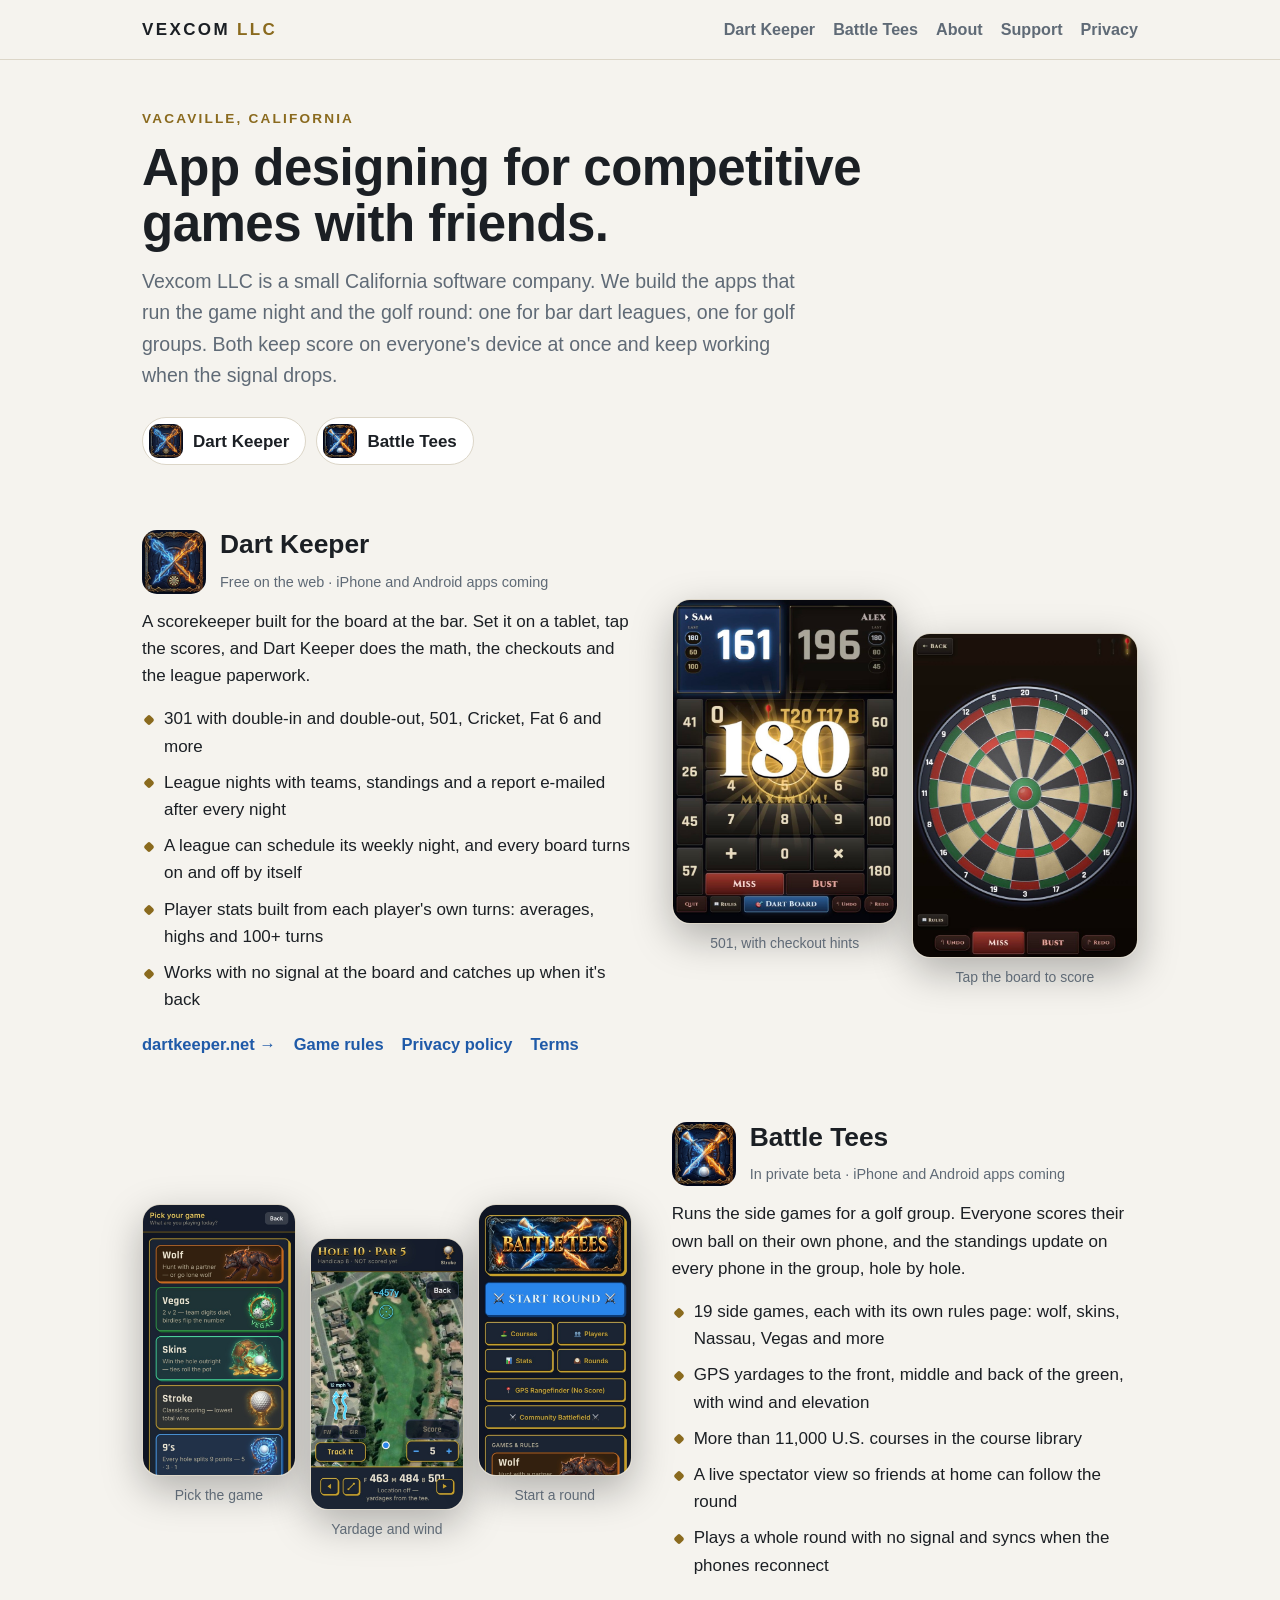
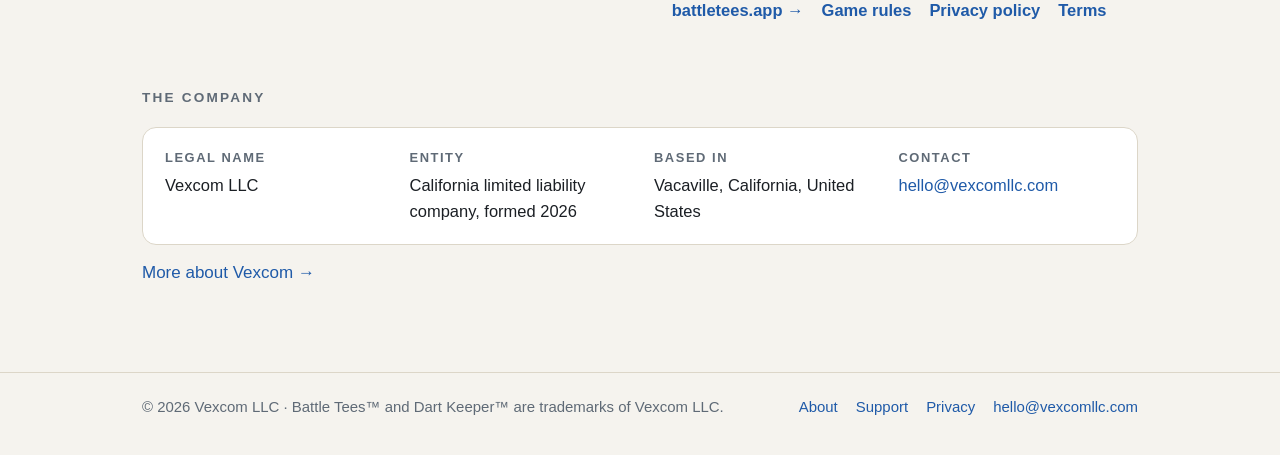
<file: index.html>
<!doctype html>
<html lang="en">
<head>
<meta charset="utf-8">
<meta name="viewport" content="width=device-width, initial-scale=1">
<title>Vexcom LLC — apps for competitive games with friends</title>
<meta name="description" content="Vexcom LLC is a California software company in Vacaville that builds Dart Keeper, a scorekeeper for bar dart leagues, and Battle Tees, a side-game app for golf groups.">
<link rel="canonical" href="https://vexcomllc.com/">
<meta property="og:title" content="Vexcom LLC">
<meta property="og:description" content="App designing for competitive games with friends. Makers of Dart Keeper and Battle Tees. Vacaville, California.">
<meta property="og:url" content="https://vexcomllc.com/">
<meta property="og:type" content="website">
<meta property="og:image" content="https://vexcomllc.com/img/dk-501.jpg">
<link rel="icon" href="/favicon.png">
<link rel="stylesheet" href="/site.css">
<script type="application/ld+json">
{"@context":"https://schema.org","@type":"Organization","name":"Vexcom LLC","url":"https://vexcomllc.com/","email":"hello@vexcomllc.com","address":{"@type":"PostalAddress","addressLocality":"Vacaville","addressRegion":"CA","addressCountry":"US"},"brand":[{"@type":"Brand","name":"Dart Keeper","url":"https://dartkeeper.net/"},{"@type":"Brand","name":"Battle Tees","url":"https://battletees.app/"}]}
</script>
<!-- Cloudflare Web Analytics --><script defer src='https://static.cloudflareinsights.com/beacon.min.js' data-cf-beacon='{"token": "dcf5c0d834d0439ea2c20a7633e1a016"}'></script><!-- End Cloudflare Web Analytics -->
</head>
<body>
<header class="bar">
  <div class="bar-in">
    <a class="wordmark" href="/">Vexcom <span>LLC</span></a>
    <nav aria-label="Site">
      <ul>
        <li><a href="/#dart-keeper">Dart Keeper</a></li>
        <li><a href="/#battle-tees">Battle Tees</a></li>
        <li><a href="/about/">About</a></li>
        <li><a href="/support/">Support</a></li>
        <li><a href="/privacy/">Privacy</a></li>
      </ul>
    </nav>
  </div>
</header>

<main>
  <p class="eyebrow">Vacaville, California</p>
  <h1>App designing for competitive games with friends.</h1>
  <p class="lede">Vexcom LLC is a small California software company. We build the apps that run the game night and the golf round: one for bar dart leagues, one for golf groups. Both keep score on everyone's device at once and keep working when the signal drops.</p>
  <div class="jump">
    <a href="#dart-keeper"><img src="/dartkeeper-256.png" alt="" width="34" height="34">Dart Keeper</a>
    <a href="#battle-tees"><img src="/battletees-256.png" alt="" width="34" height="34">Battle Tees</a>
  </div>

  <section id="dart-keeper" class="product" aria-labelledby="h-dk">
    <div class="copy">
      <div class="product-head">
        <img src="/dartkeeper-256.png" alt="Dart Keeper app icon" width="64" height="64">
        <div><h2 id="h-dk">Dart Keeper</h2><span class="status">Free on the web · iPhone and Android apps coming</span></div>
      </div>
      <p>A scorekeeper built for the board at the bar. Set it on a tablet, tap the scores, and Dart Keeper does the math, the checkouts and the league paperwork.</p>
      <ul class="feats">
        <li>301 with double-in and double-out, 501, Cricket, Fat 6 and more</li>
        <li>League nights with teams, standings and a report e-mailed after every night</li>
        <li>A league can schedule its weekly night, and every board turns on and off by itself</li>
        <li>Player stats built from each player's own turns: averages, highs and 100+ turns</li>
        <li>Works with no signal at the board and catches up when it's back</li>
      </ul>
      <div class="links">
        <a href="https://dartkeeper.net/">dartkeeper.net →</a>
        <a href="https://dartkeeper.net/rules/">Game rules</a>
        <a href="https://dartkeeper.net/privacy/">Privacy policy</a> <a href="https://dartkeeper.net/terms/">Terms</a>
      </div>
    </div>
    <div class="shots">
      <figure class="shot"><img src="/img/dk-501.jpg" alt="Dart Keeper scoring a 501 game: Sam on 161, Alex on 196 after a 180" width="695" height="1000" loading="lazy"><figcaption>501, with checkout hints</figcaption></figure>
      <figure class="shot"><img src="/img/dk-board.jpg" alt="Dart Keeper's tap-to-score dartboard" width="695" height="1000" loading="lazy"><figcaption>Tap the board to score</figcaption></figure>
    </div>
  </section>

  <section id="battle-tees" class="product flip" aria-labelledby="h-bt">
    <div class="copy">
      <div class="product-head">
        <img src="/battletees-256.png" alt="Battle Tees app icon" width="64" height="64">
        <div><h2 id="h-bt">Battle Tees</h2><span class="status">In private beta · iPhone and Android apps coming</span></div>
      </div>
      <p>Runs the side games for a golf group. Everyone scores their own ball on their own phone, and the standings update on every phone in the group, hole by hole.</p>
      <ul class="feats">
        <li>19 side games, each with its own rules page: wolf, skins, Nassau, Vegas and more</li>
        <li>GPS yardages to the front, middle and back of the green, with wind and elevation</li>
        <li>More than 11,000 U.S. courses in the course library</li>
        <li>A live spectator view so friends at home can follow the round</li>
        <li>Plays a whole round with no signal and syncs when the phones reconnect</li>
      </ul>
      <div class="links">
        <a href="https://battletees.app/">battletees.app →</a>
        <a href="https://battletees.app/rules/">Game rules</a>
        <a href="https://battletees.app/privacy/">Privacy policy</a> <a href="https://battletees.app/terms/">Terms</a>
      </div>
    </div>
    <div class="shots">
      <figure class="shot"><img src="/img/bt-games.jpg" alt="Battle Tees game picker showing Wolf, Vegas, Skins, Stroke and 9's" width="562" height="1000" loading="lazy"><figcaption>Pick the game</figcaption></figure>
      <figure class="shot"><img src="/img/bt-hole.jpg" alt="Battle Tees hole map with yardage to the green and wind arrows" width="562" height="1000" loading="lazy"><figcaption>Yardage and wind</figcaption></figure>
      <figure class="shot"><img src="/img/bt-home.jpg" alt="Battle Tees home screen with Start Round" width="562" height="1000" loading="lazy"><figcaption>Start a round</figcaption></figure>
    </div>
  </section>

  <section aria-labelledby="h-co">
    <p class="section-label" id="h-co">The company</p>
    <dl class="facts">
      <div><dt>Legal name</dt><dd>Vexcom LLC</dd></div>
      <div><dt>Entity</dt><dd>California limited liability company, formed 2026</dd></div>
      <div><dt>Based in</dt><dd>Vacaville, California, United States</dd></div>
      <div><dt>Contact</dt><dd><a href="mailto:hello@vexcomllc.com">hello@vexcomllc.com</a></dd></div>
    </dl>
    <p class="muted" style="margin-top:14px"><a href="/about/">More about Vexcom →</a></p>
  </section>
</main>

<footer>
  <div class="foot-in">
    <div>© 2026 Vexcom LLC · Battle Tees™ and Dart Keeper™ are trademarks of Vexcom LLC.</div>
    <ul>
      <li><a href="/about/">About</a></li>
      <li><a href="/support/">Support</a></li>
      <li><a href="/privacy/">Privacy</a></li>
      <li><a href="mailto:hello@vexcomllc.com">hello@vexcomllc.com</a></li>
    </ul>
  </div>
</footer>
</body>
</html>
</file>
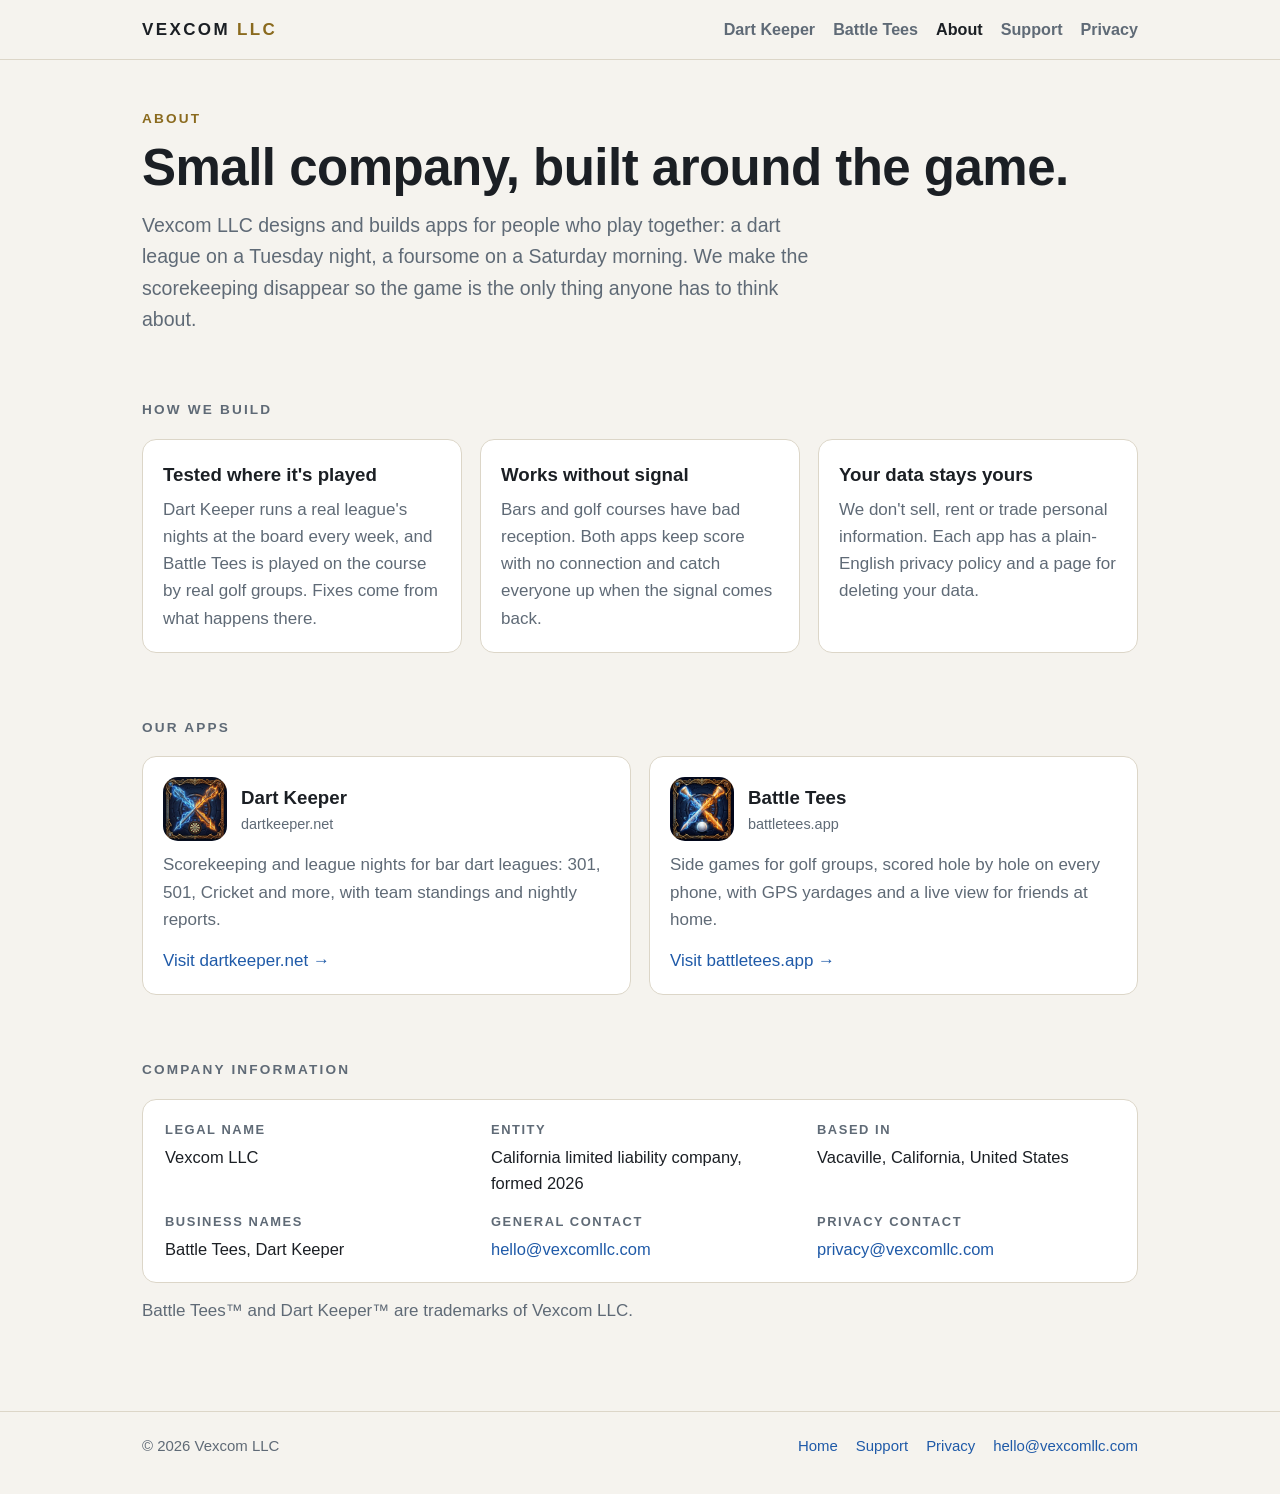
<file: about/index.html>
<!doctype html>
<html lang="en">
<head>
<meta charset="utf-8">
<meta name="viewport" content="width=device-width, initial-scale=1">
<title>About — Vexcom LLC</title>
<meta name="description" content="About Vexcom LLC, the Vacaville, California company behind Dart Keeper and Battle Tees.">
<link rel="canonical" href="https://vexcomllc.com/about/">
<link rel="icon" href="/favicon.png">
<link rel="stylesheet" href="/site.css">
<!-- Cloudflare Web Analytics --><script defer src='https://static.cloudflareinsights.com/beacon.min.js' data-cf-beacon='{"token": "dcf5c0d834d0439ea2c20a7633e1a016"}'></script><!-- End Cloudflare Web Analytics -->
</head>
<body>
<header class="bar">
  <div class="bar-in">
    <a class="wordmark" href="/">Vexcom <span>LLC</span></a>
    <nav aria-label="Site">
      <ul>
        <li><a href="/#dart-keeper">Dart Keeper</a></li>
        <li><a href="/#battle-tees">Battle Tees</a></li>
        <li><a href="/about/" aria-current="page">About</a></li>
        <li><a href="/support/">Support</a></li>
        <li><a href="/privacy/">Privacy</a></li>
      </ul>
    </nav>
  </div>
</header>

<main>
  <p class="eyebrow">About</p>
  <h1>Small company, built around the game.</h1>
  <p class="lede">Vexcom LLC designs and builds apps for people who play together: a dart league on a Tuesday night, a foursome on a Saturday morning. We make the scorekeeping disappear so the game is the only thing anyone has to think about.</p>

  <section aria-labelledby="h-how">
    <p class="section-label" id="h-how">How we build</p>
    <div class="grid3">
      <div class="card">
        <h3>Tested where it's played</h3>
        <p class="muted">Dart Keeper runs a real league's nights at the board every week, and Battle Tees is played on the course by real golf groups. Fixes come from what happens there.</p>
      </div>
      <div class="card">
        <h3>Works without signal</h3>
        <p class="muted">Bars and golf courses have bad reception. Both apps keep score with no connection and catch everyone up when the signal comes back.</p>
      </div>
      <div class="card">
        <h3>Your data stays yours</h3>
        <p class="muted">We don't sell, rent or trade personal information. Each app has a plain-English privacy policy and a page for deleting your data.</p>
      </div>
    </div>
  </section>

  <section aria-labelledby="h-apps">
    <p class="section-label" id="h-apps">Our apps</p>
    <div class="grid3" style="grid-template-columns:repeat(auto-fit,minmax(260px,1fr))">
      <div class="card">
        <div class="product-head" style="margin-bottom:10px"><img src="/dartkeeper-256.png" alt="" width="64" height="64"><div><h3 style="margin:0">Dart Keeper</h3><span class="status">dartkeeper.net</span></div></div>
        <p class="muted">Scorekeeping and league nights for bar dart leagues: 301, 501, Cricket and more, with team standings and nightly reports.</p>
        <p><a href="https://dartkeeper.net/">Visit dartkeeper.net →</a></p>
      </div>
      <div class="card">
        <div class="product-head" style="margin-bottom:10px"><img src="/battletees-256.png" alt="" width="64" height="64"><div><h3 style="margin:0">Battle Tees</h3><span class="status">battletees.app</span></div></div>
        <p class="muted">Side games for golf groups, scored hole by hole on every phone, with GPS yardages and a live view for friends at home.</p>
        <p><a href="https://battletees.app/">Visit battletees.app →</a></p>
      </div>
    </div>
  </section>

  <section aria-labelledby="h-co">
    <p class="section-label" id="h-co">Company information</p>
    <dl class="facts" style="grid-template-columns:repeat(auto-fit,minmax(260px,1fr))">
      <div><dt>Legal name</dt><dd>Vexcom LLC</dd></div>
      <div><dt>Entity</dt><dd>California limited liability company, formed 2026</dd></div>
      <div><dt>Based in</dt><dd>Vacaville, California, United States</dd></div>
      <div><dt>Business names</dt><dd>Battle Tees, Dart Keeper</dd></div>
      <div><dt>General contact</dt><dd><a href="mailto:hello@vexcomllc.com">hello@vexcomllc.com</a></dd></div>
      <div><dt>Privacy contact</dt><dd><a href="mailto:privacy@vexcomllc.com">privacy@vexcomllc.com</a></dd></div>
    </dl>
    <p class="muted" style="margin-top:14px">Battle Tees™ and Dart Keeper™ are trademarks of Vexcom LLC.</p>
  </section>
</main>

<footer>
  <div class="foot-in">
    <div>© 2026 Vexcom LLC</div>
    <ul>
      <li><a href="/">Home</a></li>
      <li><a href="/support/">Support</a></li>
      <li><a href="/privacy/">Privacy</a></li>
      <li><a href="mailto:hello@vexcomllc.com">hello@vexcomllc.com</a></li>
    </ul>
  </div>
</footer>
</body>
</html>
</file>
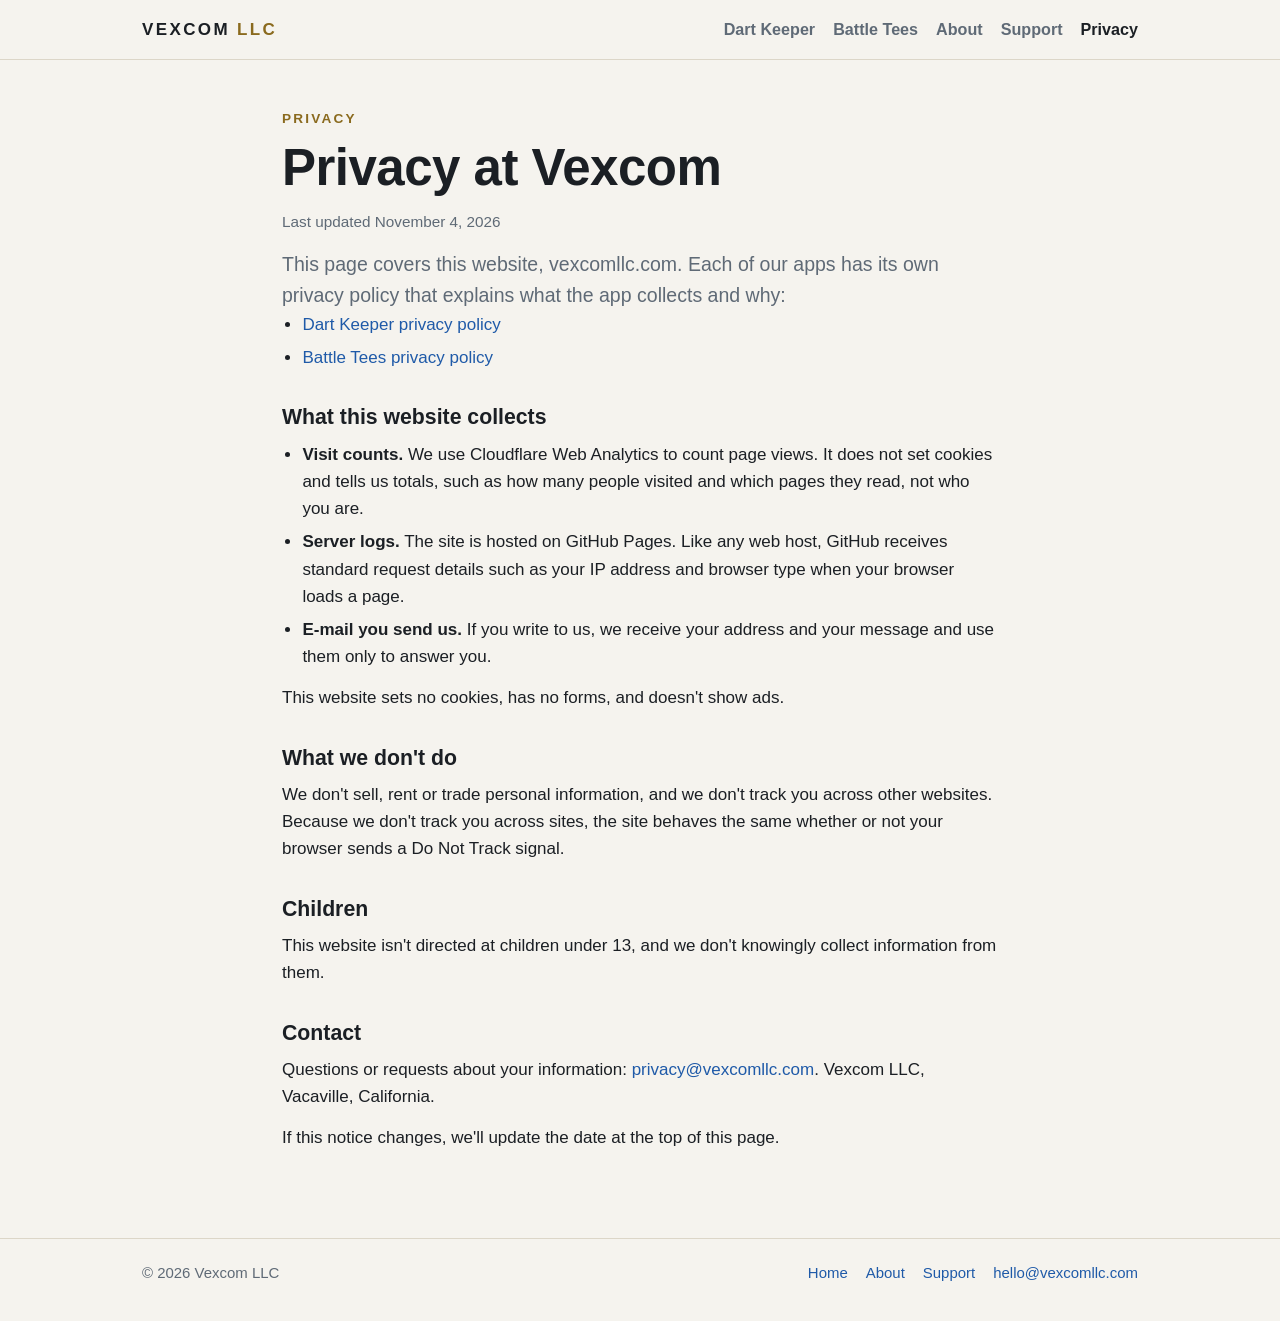
<file: privacy/index.html>
<!doctype html>
<html lang="en">
<head>
<meta charset="utf-8">
<meta name="viewport" content="width=device-width, initial-scale=1">
<title>Privacy — Vexcom LLC</title>
<meta name="description" content="How vexcomllc.com handles information, and where to find the privacy policies for Dart Keeper and Battle Tees.">
<link rel="canonical" href="https://vexcomllc.com/privacy/">
<link rel="icon" href="/favicon.png">
<link rel="stylesheet" href="/site.css">
<!-- Cloudflare Web Analytics --><script defer src='https://static.cloudflareinsights.com/beacon.min.js' data-cf-beacon='{"token": "dcf5c0d834d0439ea2c20a7633e1a016"}'></script><!-- End Cloudflare Web Analytics -->
</head>
<body>
<header class="bar">
  <div class="bar-in">
    <a class="wordmark" href="/">Vexcom <span>LLC</span></a>
    <nav aria-label="Site">
      <ul>
        <li><a href="/#dart-keeper">Dart Keeper</a></li>
        <li><a href="/#battle-tees">Battle Tees</a></li>
        <li><a href="/about/">About</a></li>
        <li><a href="/support/">Support</a></li>
        <li><a href="/privacy/" aria-current="page">Privacy</a></li>
      </ul>
    </nav>
  </div>
</header>

<main class="narrow prose">
  <p class="eyebrow">Privacy</p>
  <h1>Privacy at Vexcom</h1>
  <p class="updated">Last updated November 4, 2026</p>

  <p class="lede">This page covers this website, vexcomllc.com. Each of our apps has its own privacy policy that explains what the app collects and why:</p>
  <ul>
    <li><a href="https://dartkeeper.net/privacy/">Dart Keeper privacy policy</a></li>
    <li><a href="https://battletees.app/privacy/">Battle Tees privacy policy</a></li>
  </ul>

  <h2>What this website collects</h2>
  <ul>
    <li><b>Visit counts.</b> We use Cloudflare Web Analytics to count page views. It does not set cookies and tells us totals, such as how many people visited and which pages they read, not who you are.</li>
    <li><b>Server logs.</b> The site is hosted on GitHub Pages. Like any web host, GitHub receives standard request details such as your IP address and browser type when your browser loads a page.</li>
    <li><b>E-mail you send us.</b> If you write to us, we receive your address and your message and use them only to answer you.</li>
  </ul>
  <p>This website sets no cookies, has no forms, and doesn't show ads.</p>

  <h2>What we don't do</h2>
  <p>We don't sell, rent or trade personal information, and we don't track you across other websites. Because we don't track you across sites, the site behaves the same whether or not your browser sends a Do Not Track signal.</p>

  <h2>Children</h2>
  <p>This website isn't directed at children under 13, and we don't knowingly collect information from them.</p>

  <h2>Contact</h2>
  <p>Questions or requests about your information: <a href="mailto:privacy@vexcomllc.com">privacy@vexcomllc.com</a>. Vexcom LLC, Vacaville, California.</p>
  <p>If this notice changes, we'll update the date at the top of this page.</p>
</main>

<footer>
  <div class="foot-in">
    <div>© 2026 Vexcom LLC</div>
    <ul>
      <li><a href="/">Home</a></li>
      <li><a href="/about/">About</a></li>
      <li><a href="/support/">Support</a></li>
      <li><a href="mailto:hello@vexcomllc.com">hello@vexcomllc.com</a></li>
    </ul>
  </div>
</footer>
</body>
</html>
</file>
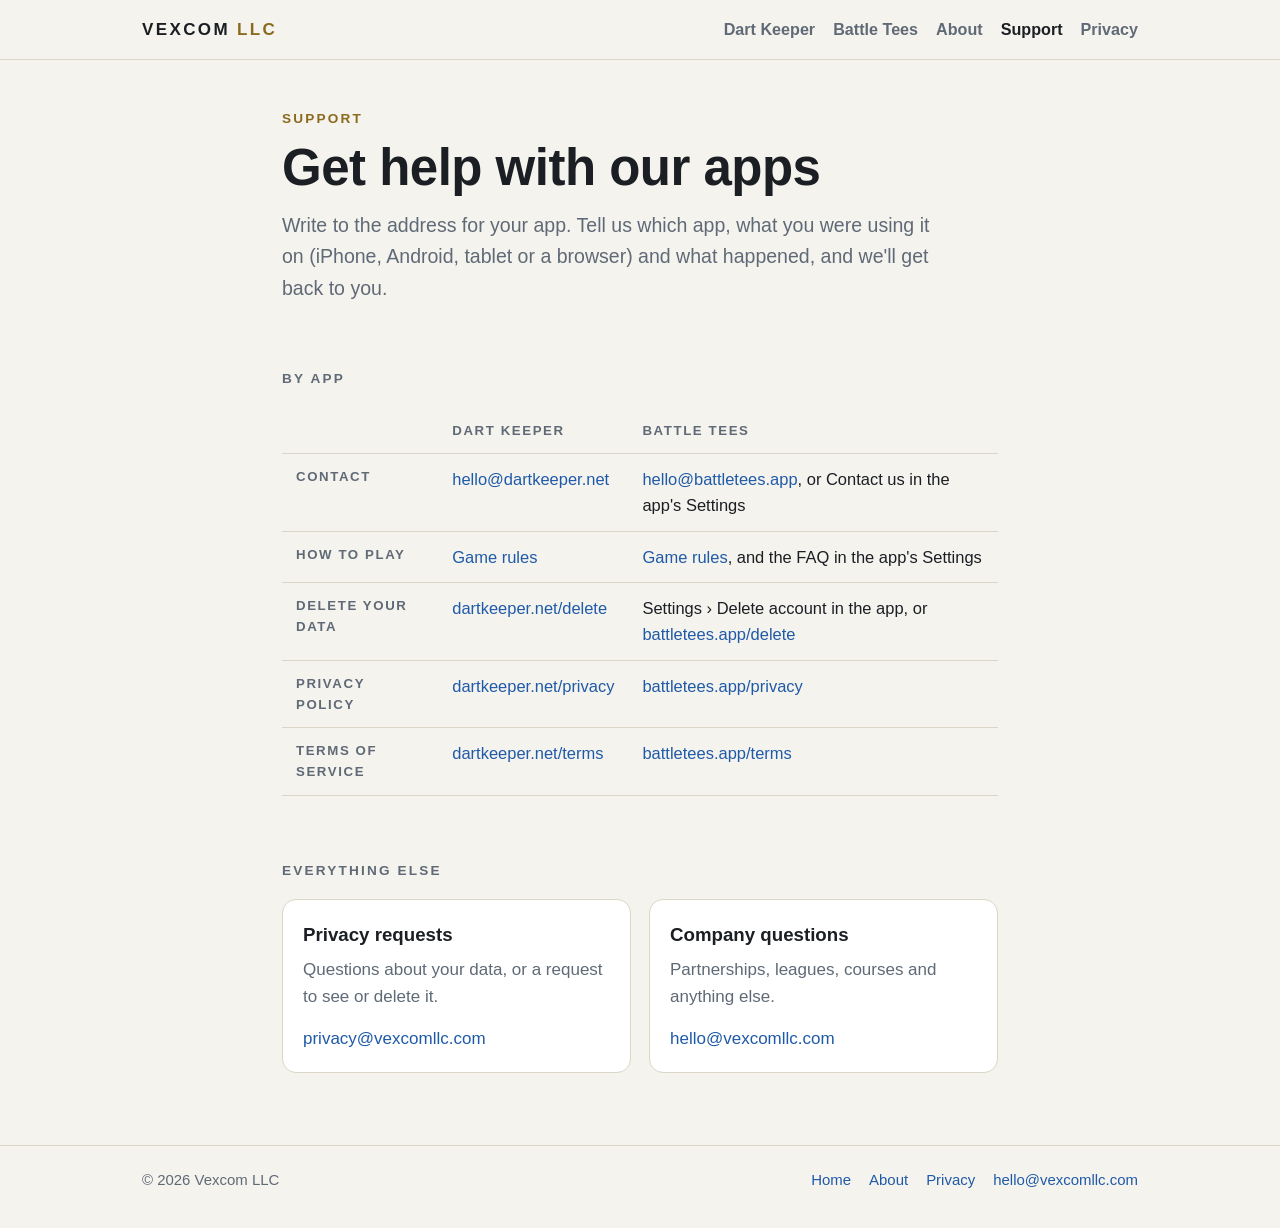
<file: support/index.html>
<!doctype html>
<html lang="en">
<head>
<meta charset="utf-8">
<meta name="viewport" content="width=device-width, initial-scale=1">
<title>Support — Vexcom LLC</title>
<meta name="description" content="Get help with Dart Keeper and Battle Tees: game rules, contact addresses and how to delete your data.">
<link rel="canonical" href="https://vexcomllc.com/support/">
<link rel="icon" href="/favicon.png">
<link rel="stylesheet" href="/site.css">
<!-- Cloudflare Web Analytics --><script defer src='https://static.cloudflareinsights.com/beacon.min.js' data-cf-beacon='{"token": "dcf5c0d834d0439ea2c20a7633e1a016"}'></script><!-- End Cloudflare Web Analytics -->
</head>
<body>
<header class="bar">
  <div class="bar-in">
    <a class="wordmark" href="/">Vexcom <span>LLC</span></a>
    <nav aria-label="Site">
      <ul>
        <li><a href="/#dart-keeper">Dart Keeper</a></li>
        <li><a href="/#battle-tees">Battle Tees</a></li>
        <li><a href="/about/">About</a></li>
        <li><a href="/support/" aria-current="page">Support</a></li>
        <li><a href="/privacy/">Privacy</a></li>
      </ul>
    </nav>
  </div>
</header>

<main class="narrow">
  <p class="eyebrow">Support</p>
  <h1>Get help with our apps</h1>
  <p class="lede">Write to the address for your app. Tell us which app, what you were using it on (iPhone, Android, tablet or a browser) and what happened, and we'll get back to you.</p>

  <section aria-labelledby="h-apps">
    <p class="section-label" id="h-apps">By app</p>
    <div class="table-wrap">
      <table>
        <thead><tr><th scope="col"></th><th scope="col">Dart Keeper</th><th scope="col">Battle Tees</th></tr></thead>
        <tbody>
          <tr><th scope="row">Contact</th><td><a href="mailto:hello@dartkeeper.net">hello@dartkeeper.net</a></td><td><a href="mailto:hello@battletees.app">hello@battletees.app</a>, or Contact us in the app's Settings</td></tr>
          <tr><th scope="row">How to play</th><td><a href="https://dartkeeper.net/rules/">Game rules</a></td><td><a href="https://battletees.app/rules/">Game rules</a>, and the FAQ in the app's Settings</td></tr>
          <tr><th scope="row">Delete your data</th><td><a href="https://dartkeeper.net/delete/">dartkeeper.net/delete</a></td><td>Settings › Delete account in the app, or <a href="https://battletees.app/delete/">battletees.app/delete</a></td></tr>
          <tr><th scope="row">Privacy policy</th><td><a href="https://dartkeeper.net/privacy/">dartkeeper.net/privacy</a></td><td><a href="https://battletees.app/privacy/">battletees.app/privacy</a></td></tr>
<tr><th scope="row">Terms of Service</th><td><a href="https://dartkeeper.net/terms/">dartkeeper.net/terms</a></td><td><a href="https://battletees.app/terms/">battletees.app/terms</a></td></tr>
        </tbody>
      </table>
    </div>
  </section>

  <section aria-labelledby="h-other">
    <p class="section-label" id="h-other">Everything else</p>
    <div class="grid3" style="grid-template-columns:repeat(auto-fit,minmax(220px,1fr))">
      <div class="card"><h3>Privacy requests</h3><p class="muted">Questions about your data, or a request to see or delete it.</p><p><a href="mailto:privacy@vexcomllc.com">privacy@vexcomllc.com</a></p></div>
      <div class="card"><h3>Company questions</h3><p class="muted">Partnerships, leagues, courses and anything else.</p><p><a href="mailto:hello@vexcomllc.com">hello@vexcomllc.com</a></p></div>
    </div>
  </section>
</main>

<footer>
  <div class="foot-in">
    <div>© 2026 Vexcom LLC</div>
    <ul>
      <li><a href="/">Home</a></li>
      <li><a href="/about/">About</a></li>
      <li><a href="/privacy/">Privacy</a></li>
      <li><a href="mailto:hello@vexcomllc.com">hello@vexcomllc.com</a></li>
    </ul>
  </div>
</footer>
</body>
</html>
</file>
<file: site.css>
:root{
  --ground:#0f1216; --surface:#171c22; --surface2:#1d232b; --line:#2a323c; --ink:#e9edf1; --muted:#9aa6b3;
  --accent:#e0b45a; --link:#8fc1ff;
  color-scheme: dark light;
}
@media (prefers-color-scheme: light){
  :root{ --ground:#f5f3ee; --surface:#ffffff; --surface2:#faf8f3; --line:#dcd6c8; --ink:#1b1f24; --muted:#5f6a76; --accent:#8a6a1e; --link:#1f5aa8; }
}
*{box-sizing:border-box}
html,body{margin:0;background:var(--ground);color:var(--ink);font:17px/1.6 -apple-system,BlinkMacSystemFont,"Segoe UI",Inter,Helvetica,Arial,sans-serif;-webkit-font-smoothing:antialiased}
a{color:var(--link);text-decoration:none}
a:hover,a:focus-visible{text-decoration:underline}
a:focus-visible{outline:2px solid var(--accent);outline-offset:3px;border-radius:4px}
img{max-width:100%}

.bar{border-bottom:1px solid var(--line)}
.bar-in{max-width:1040px;margin:0 auto;padding:16px 22px;display:flex;align-items:center;justify-content:space-between;gap:12px 22px;flex-wrap:wrap}
.wordmark{font-weight:800;letter-spacing:.14em;font-size:1rem;text-transform:uppercase;color:var(--ink)}
.wordmark span{color:var(--accent)}
.wordmark:hover{text-decoration:none}
nav ul{list-style:none;margin:0;padding:0;display:flex;gap:4px 18px;flex-wrap:wrap}
nav a{color:var(--muted);font-size:.95rem;font-weight:600}
nav a[aria-current="page"]{color:var(--ink)}

main{max-width:1040px;margin:0 auto;padding:48px 22px 72px}
.narrow{max-width:760px}
.eyebrow{font-size:.8rem;letter-spacing:.16em;text-transform:uppercase;color:var(--accent);font-weight:700;margin:0 0 10px}
h1{font-size:clamp(2rem,4.6vw,3rem);line-height:1.1;margin:0 0 14px;letter-spacing:-.01em;text-wrap:balance}
.lede{font-size:1.15rem;color:var(--muted);max-width:62ch;margin:0}
h2{font-size:1.55rem;line-height:1.2;margin:0 0 10px;text-wrap:balance}
h3{font-size:1.1rem;margin:0 0 6px}
p{margin:0 0 14px}
.muted{color:var(--muted)}
section{margin-top:64px}
.section-label{font-size:.8rem;letter-spacing:.16em;text-transform:uppercase;color:var(--muted);margin:0 0 18px;font-weight:700}

/* hero app pills */
.jump{display:flex;flex-wrap:wrap;gap:10px;margin-top:26px}
.jump a{display:inline-flex;align-items:center;gap:10px;background:var(--surface);border:1px solid var(--line);border-radius:999px;padding:6px 16px 6px 6px;color:var(--ink);font-weight:600}
.jump a:hover{text-decoration:none;border-color:var(--accent)}
.jump img{width:34px;height:34px;border-radius:9px;display:block}

/* product blocks */
.product{display:grid;grid-template-columns:minmax(0,1.05fr) minmax(0,1fr);gap:40px;align-items:center;scroll-margin-top:24px}
.product.flip .copy{order:2}
.product-head{display:flex;align-items:center;gap:14px;margin-bottom:14px}
.product-head img{width:64px;height:64px;border-radius:15px;display:block}
.product-head .status{display:block;font-size:.85rem;color:var(--muted);font-weight:500}
.feats{list-style:none;margin:16px 0 18px;padding:0;display:grid;gap:9px}
.feats li{padding-left:22px;position:relative;color:var(--ink)}
.feats li::before{content:"";position:absolute;left:3px;top:.62em;width:8px;height:8px;border-radius:2px;background:var(--accent);transform:rotate(45deg)}
.links{display:flex;flex-wrap:wrap;gap:8px 18px;font-weight:600;font-size:.97rem}
.shots{display:flex;gap:14px;justify-content:center;align-items:flex-start}
.shot{flex:1 1 0;min-width:0;max-width:240px;margin:0}
.shot img{display:block;width:100%;height:auto;border-radius:18px;border:1px solid var(--line);box-shadow:0 14px 40px rgba(0,0,0,.28)}
.shot:nth-child(2){margin-top:34px}
.shot figcaption{font-size:.82rem;color:var(--muted);text-align:center;margin-top:8px}

/* principles + facts */
.grid3{display:grid;grid-template-columns:repeat(3,minmax(0,1fr));gap:18px}
.card{background:var(--surface);border:1px solid var(--line);border-radius:14px;padding:20px}
.card p:last-child{margin-bottom:0}
.facts{display:grid;grid-template-columns:repeat(auto-fit,minmax(190px,1fr));gap:16px 28px;background:var(--surface);border:1px solid var(--line);border-radius:14px;padding:20px 22px;margin:0}
.facts div{font-size:.97rem;margin:0}
.facts dt{font-size:.76rem;letter-spacing:.12em;text-transform:uppercase;color:var(--muted);margin-bottom:3px;font-weight:700}
.facts dd{margin:0}

/* support / privacy */
.table-wrap{overflow-x:auto}
table{border-collapse:collapse;width:100%;font-size:.97rem}
th,td{text-align:left;vertical-align:top;padding:12px 14px;border-bottom:1px solid var(--line)}
th{font-size:.78rem;letter-spacing:.12em;text-transform:uppercase;color:var(--muted);font-weight:700}
.prose h2{font-size:1.25rem;margin-top:34px}
.prose ul{padding-left:1.2em;margin:0 0 14px}
.prose li{margin-bottom:6px}
.updated{font-size:.9rem;color:var(--muted)}

footer{border-top:1px solid var(--line)}
.foot-in{max-width:1040px;margin:0 auto;padding:22px 22px 36px;display:flex;justify-content:space-between;gap:12px 24px;flex-wrap:wrap;color:var(--muted);font-size:.88rem}
.foot-in ul{list-style:none;margin:0;padding:0;display:flex;gap:6px 18px;flex-wrap:wrap}

@media (max-width:820px){
  .product,.product.flip{grid-template-columns:1fr;gap:26px}
  .product.flip .copy{order:0}
  .grid3{grid-template-columns:1fr}
}
@media (max-width:520px){
  main{padding-top:34px}
  .shot:nth-child(2){margin-top:20px}
  .shots{gap:10px}
}
</file>
